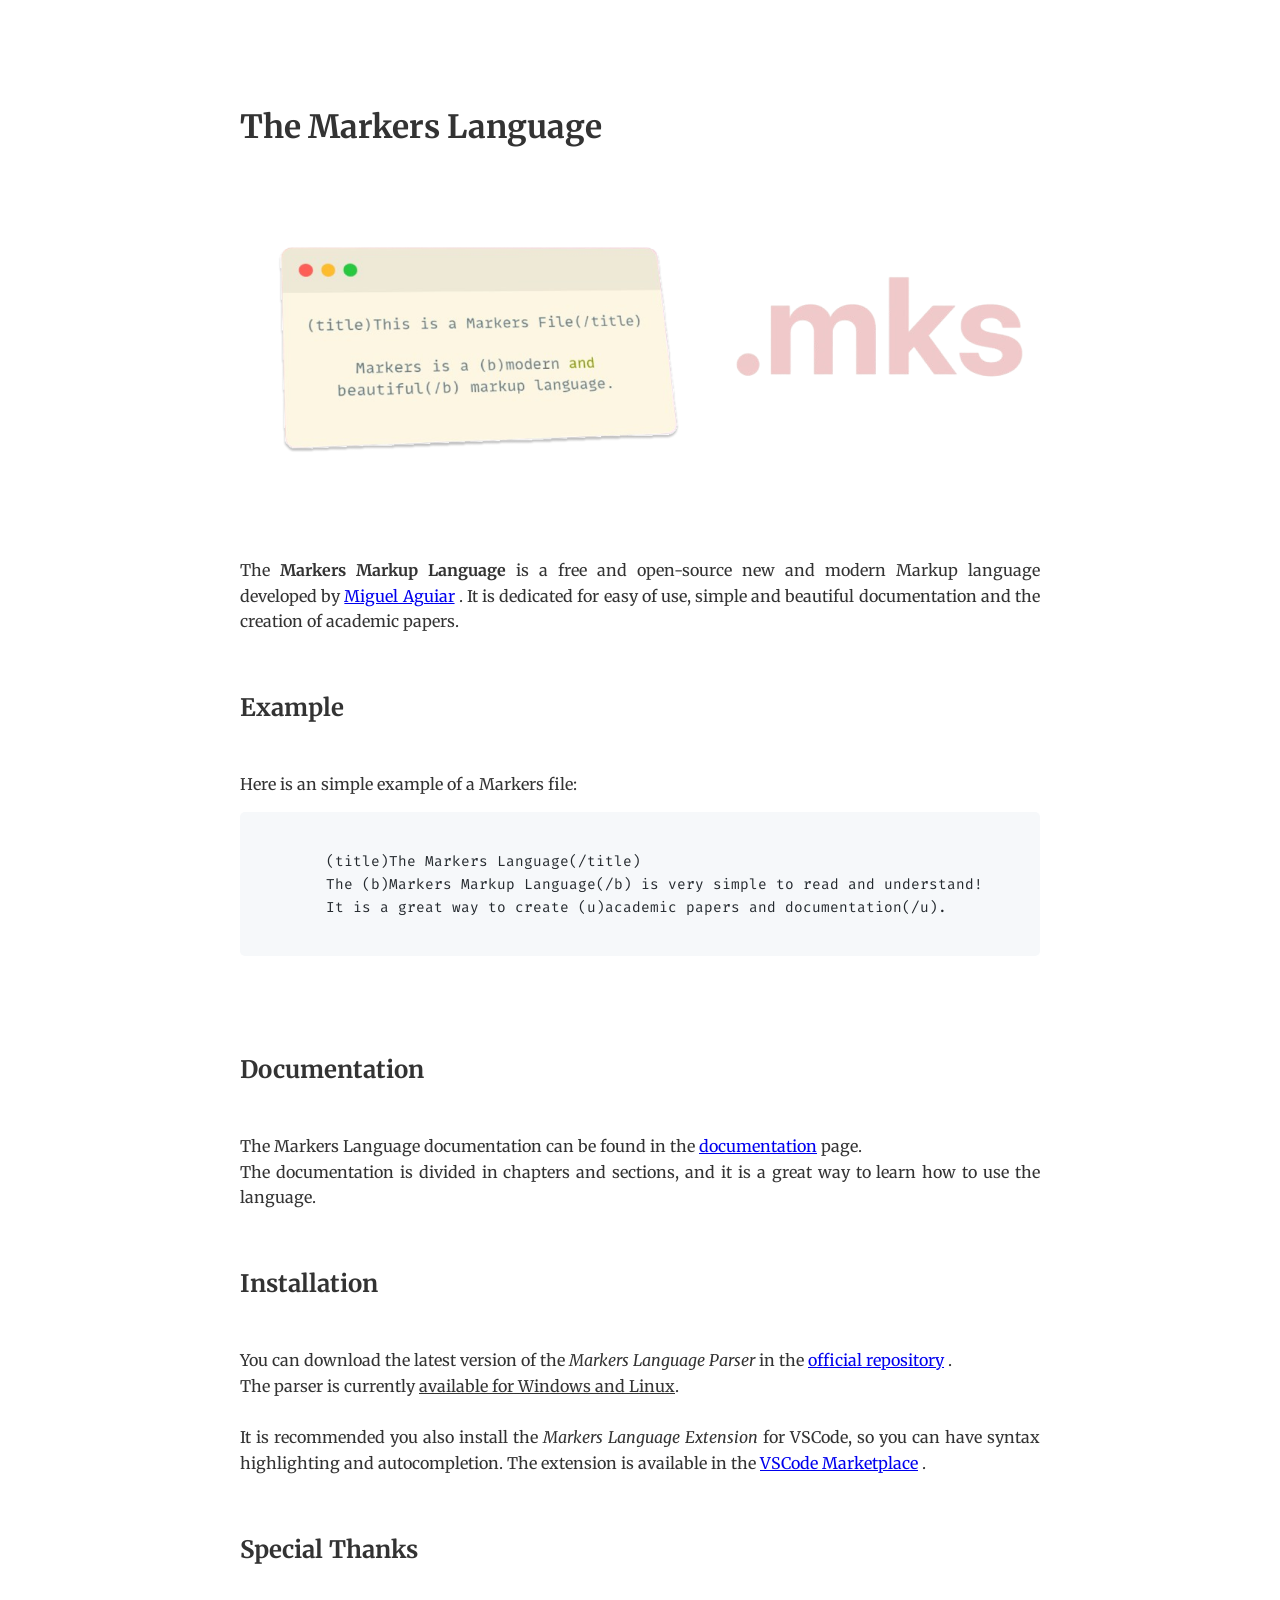
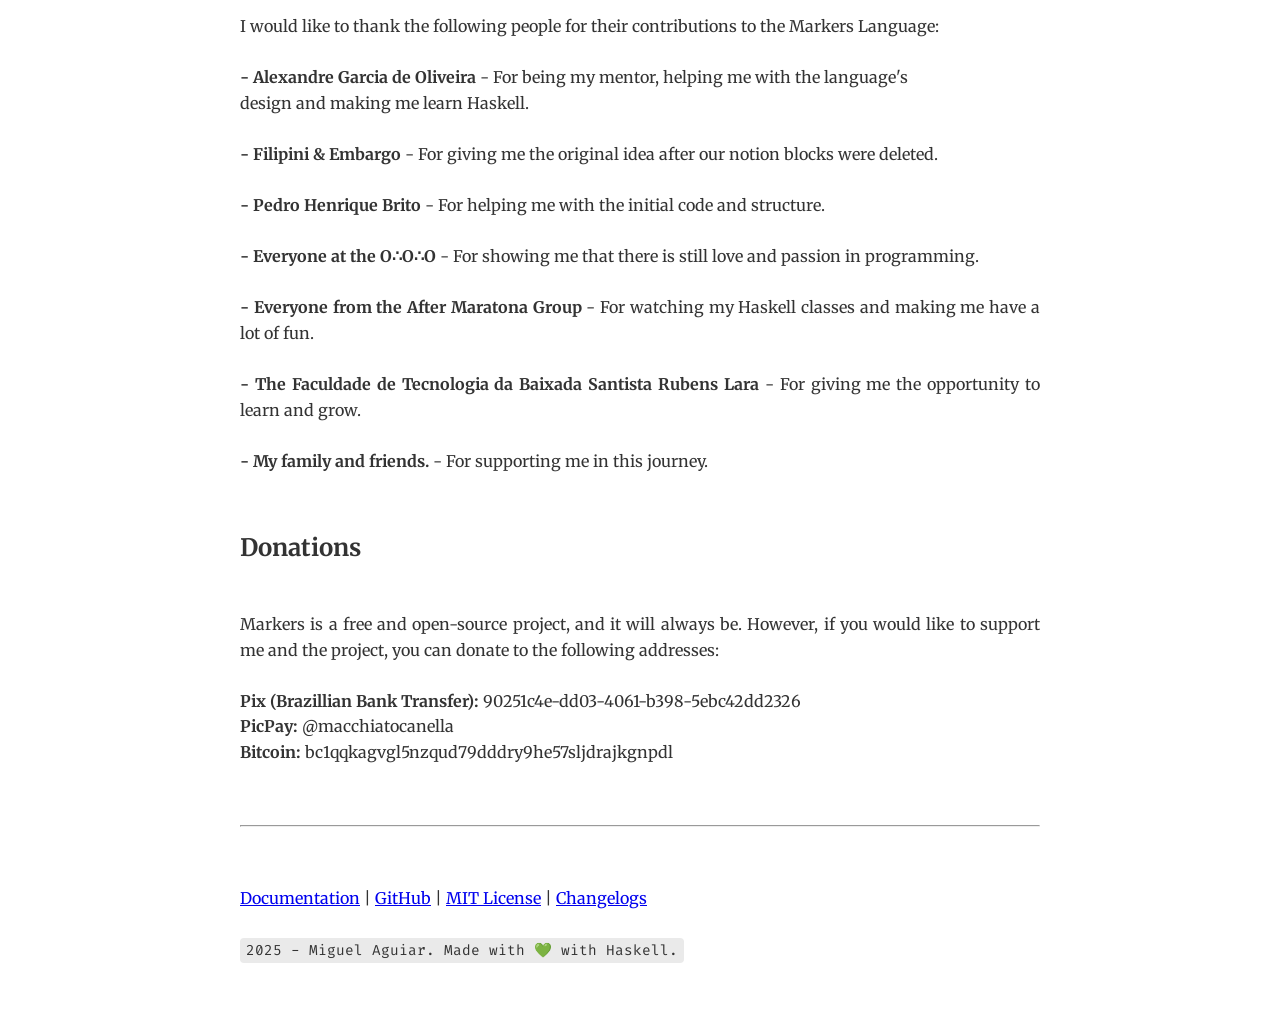
<file: index.html>
<!DOCTYPE html><html lang="en"><head>  <meta charset="UTF-8">  <meta name="viewport" content="width=device-width, initial-scale=1.0">  <link href="https://fonts.googleapis.com/css2?family=Merriweather:wght@400;700&display=swap" rel="stylesheet">  <link href="https://fonts.googleapis.com/css2?family=Fira+Code&display=swap" rel="stylesheet">  <title>The Markers Language</title>  <style>    body {      margin: 0;      padding: 0;      font-family: 'Merriweather', Georgia, 'Times New Roman', Times, serif;      line-height: 1.6;      color: #333;      text-align: justify;      text-justify: inter-word;    }    .container {      max-width: 800px;      margin: 2em auto;      padding: 2em;      background-color: #fff;      border-radius: 8px;    }    .container h1, .container h2, .container h3 {      text-align: left;      margin-top: 1.2em;      margin-bottom: 0.8em;    }    .container p {      line-height: 1.6;      text-align: justify;      margin: 1em 0;    }    details {      margin: 10px 0;    }    summary {      cursor: pointer;      font-weight: bold;      padding: 5px 0;    }    img {      max-width: 100%;      height: auto;      display: block;      margin: 1em auto;    }    pre {      background: #f6f8fa;      color: #24292e;      padding: 1em;      overflow-x: auto;      border-radius: 5px;      margin: 1em 0;      font-family: 'Fira Code', Consolas, Monaco, 'Andale Mono', 'Ubuntu Mono', monospace;      font-size: 0.9em;      font-feature-settings: "liga" on, "calt" on;    }    code {      background: #eaeaea;      padding: 0.2em 0.4em;      border-radius: 4px;      font-size: 0.9em;      font-family: 'Fira Code', Consolas, Monaco, 'Andale Mono', 'Ubuntu Mono', monospace;      font-feature-settings: "liga" on, "calt" on;    }.operator { color: red; }.keyword { color: yellow; }.equal { color: purple; }.special-keyword { color: pink; }.adt-keyword { color: blue; }    .string {      color: #032f62;    }    .comment {      color: #6a737d;      font-style: italic;    }    /* Added table styles */    table {      width: 100%;      border-collapse: collapse;      margin: 1em 0;    }    td {      border: 1px solid #ddd;      padding: 8px;      text-align: center;    }    th {      background-color: #f2f2f2;      font-weight: bold;      padding: 8px;      border: 1px solid #ddd;      text-align: center;    }  </style>
<script>
document.addEventListener("DOMContentLoaded", function() {
    if (window.location.hostname === "themarkersfoundation.github.io") {
        window.location.href = "https://markers.mirvox.xyz"; 
    }
});
</script>

</head><body><div class="container"><h1>The Markers Language</h1>
<br>

<img src="[data-uri]" alt="The Markers Language">

<br>
The <strong>Markers Markup Language</strong> is a free and open-source new and modern Markup language developed by 
<a href="https://github.com/mirvoxtm">Miguel Aguiar</a>
. It is dedicated for easy of use, simple and beautiful documentation and the creation of academic papers. 
<br>

<br>

<div class="chapter"><h2> Example</h2>

<br>
    Here is an simple example of a Markers file:
<br>
        <pre>
<br>        (title)The Markers Language(/title)<br>        The (b)Markers Markup Language(/b) is very simple to read and understand!<br>        It is a great way to create (u)academic papers and documentation(/u).<br>        </pre>

<br>
</div>

<br>

<div class="chapter"><h2> Documentation</h2>

<br>
    The Markers Language documentation can be found in the 
<a href="documentation.html">documentation</a>
 page.
<br>
    The documentation is divided in chapters and sections, and it is a great way to learn how to use the language.
<br>
</div>

<br>

<div class="chapter"><h2> Installation</h2>

<br>
    You can download the latest version of the <em>Markers Language Parser</em> in the 
<a href="https://github.com/TheMarkersFoundation/MarkersParser/releases/tag/Release"> official repository</a>
.
<br>
    The parser is currently <span style="text-decoration:underline">available for Windows and Linux</span>.
<br>

<br>
    It is recommended you also install the <em>Markers Language Extension</em> for VSCode, so you can have syntax highlighting and autocompletion. The extension is available in the 
<a href="https://marketplace.visualstudio.com/items?itemName=mirvoxtm.mks">VSCode Marketplace</a>
.
<br>
</div>

<br>

<div class="chapter"><h2> Special Thanks</h2>

<br>
    I would like to thank the following people for their contributions to the Markers Language:
<br>

<br>
    <strong>- Alexandre Garcia de Oliveira</strong> - For being my mentor, helping me with the language's
<br>
    design and making me learn Haskell.
<br>

<br>
    <strong>- Filipini & Embargo</strong> - For giving me the original idea after our notion blocks were deleted.
<br>

<br>
    <strong>- Pedro Henrique Brito</strong> - For helping me with the initial code and structure.
<br>

<br>
    <strong>- Everyone at the O∴O∴O</strong> - For showing me that there is still love and passion in programming.
<br>

<br>
    <strong>- Everyone from the After Maratona Group</strong> - For watching my Haskell classes and making me have a lot of fun.
<br>

<br>
    <strong>- The Faculdade de Tecnologia da Baixada Santista Rubens Lara</strong> - For giving me the opportunity to learn and grow.
<br>

<br>
    <strong>- My family and friends.</strong> - For supporting me in this journey.
<br>
</div>

<br>

<div class="chapter"><h2> Donations</h2>

<br>
    Markers is a free and open-source project, and it will always be. However, if you would like to support me and the project, you can donate to the following addresses:
<br>

<br>
    <strong>Pix (Brazillian Bank Transfer): </strong> 90251c4e-dd03-4061-b398-5ebc42dd2326
<br>
    <strong>PicPay: </strong> @macchiatocanella
<br>
    <strong>Bitcoin: </strong> bc1qqkagvgl5nzqud79dddry9he57sljdrajkgnpdl
<br>
</div>

<br>


<br><hr><br>


<br>

<a href="documentation.html">Documentation</a>
 | 
<a href="https://github.com/mirvoxtm">GitHub</a>
 | 
<a href="https://opensource.org/licenses/MIT">MIT License</a>
  | 
<a href="changelog.html">Changelogs</a>

<br>

<br>

<code>2025 - Miguel Aguiar. Made with 💚 with Haskell.</code></div><script>  document.addEventListener('DOMContentLoaded', () => {    const allDetails = document.querySelectorAll('details');    allDetails.forEach(det => {      det.addEventListener('toggle', () => {});    });  });  document.querySelectorAll('.chapter h2').forEach(h2 => {    const level = h2.closest('.chapter').parentElement?.closest('.chapter') ? 2 : 1;    h2.style.fontSize = level === 2 ? '1.2em' : '1.5em';  });  const summaryDiv = document.querySelector('.summary');  const chapters = document.querySelectorAll('.chapter h2');  const ul = document.createElement('ul');  chapters.forEach(chapter => {    const li = document.createElement('li');    li.textContent = chapter.textContent;    ul.appendChild(li);  });  summaryDiv.appendChild(ul);</script></body></html>
</file>
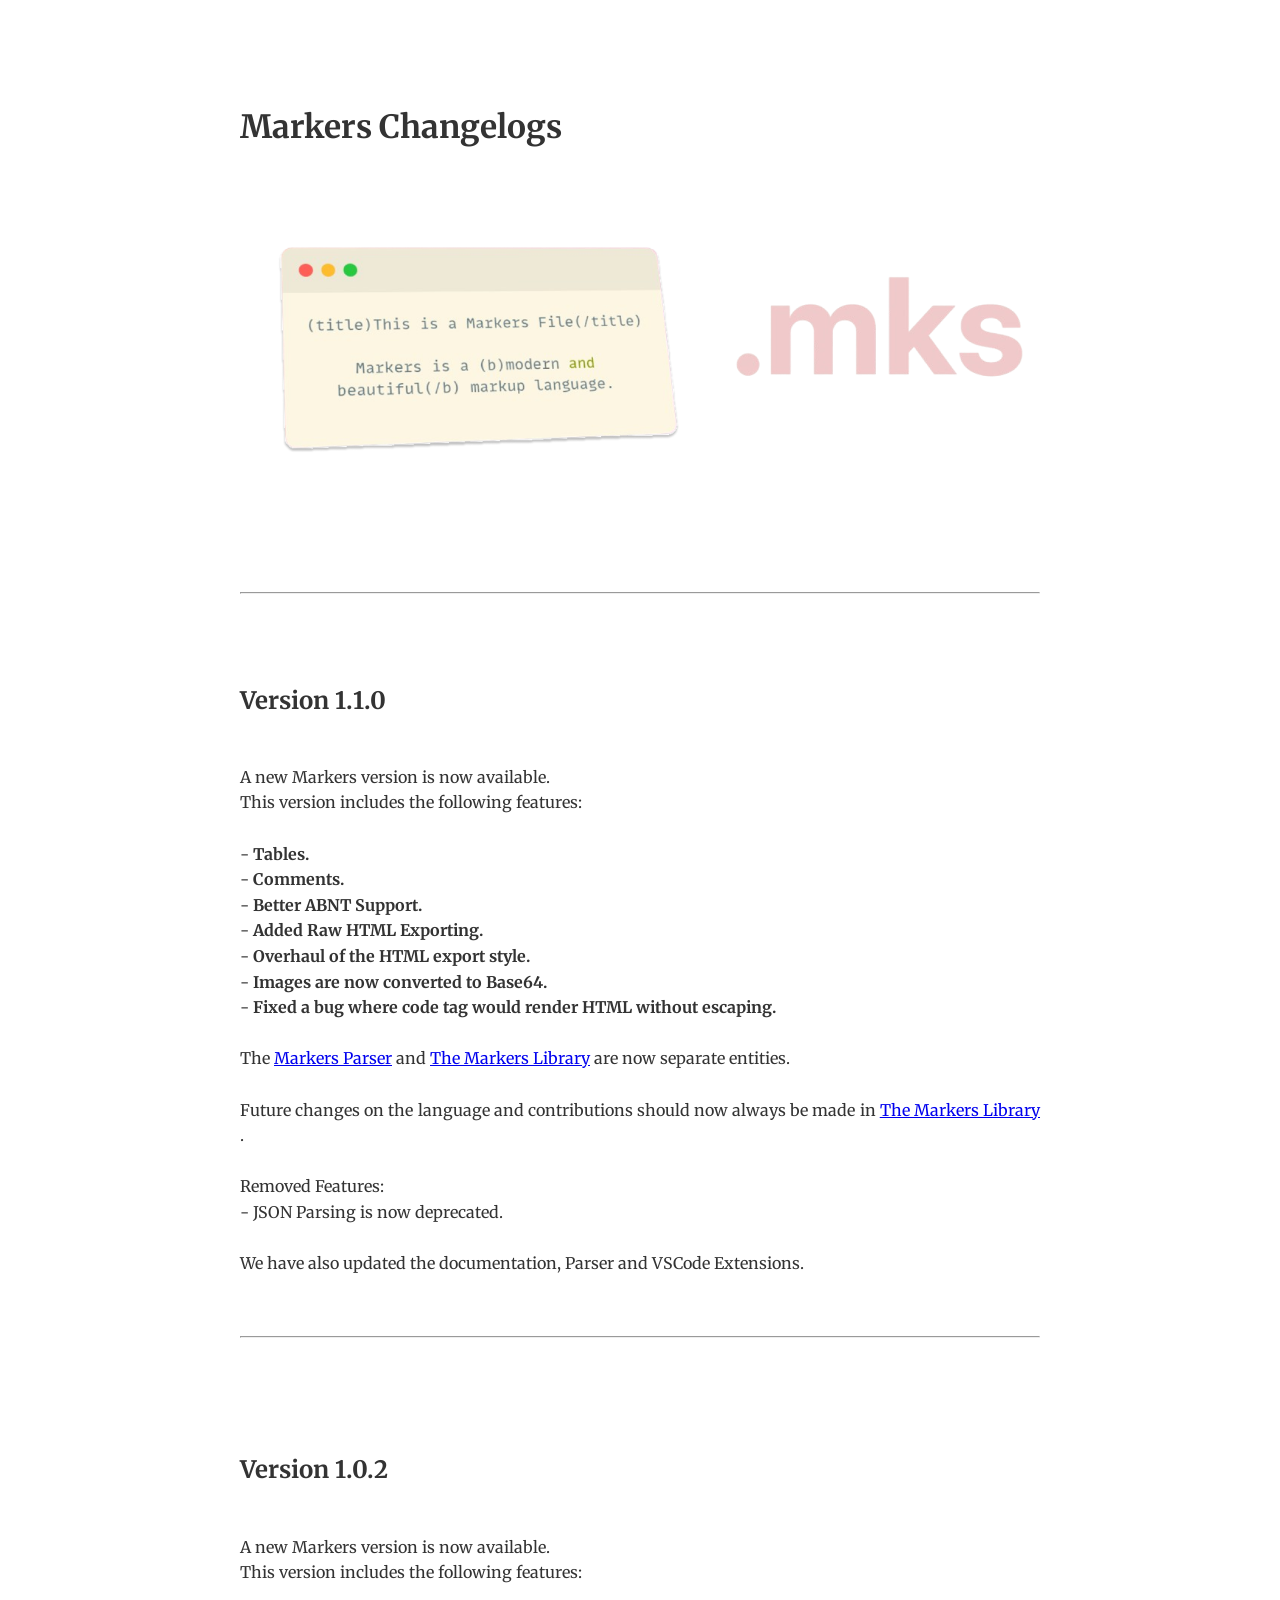
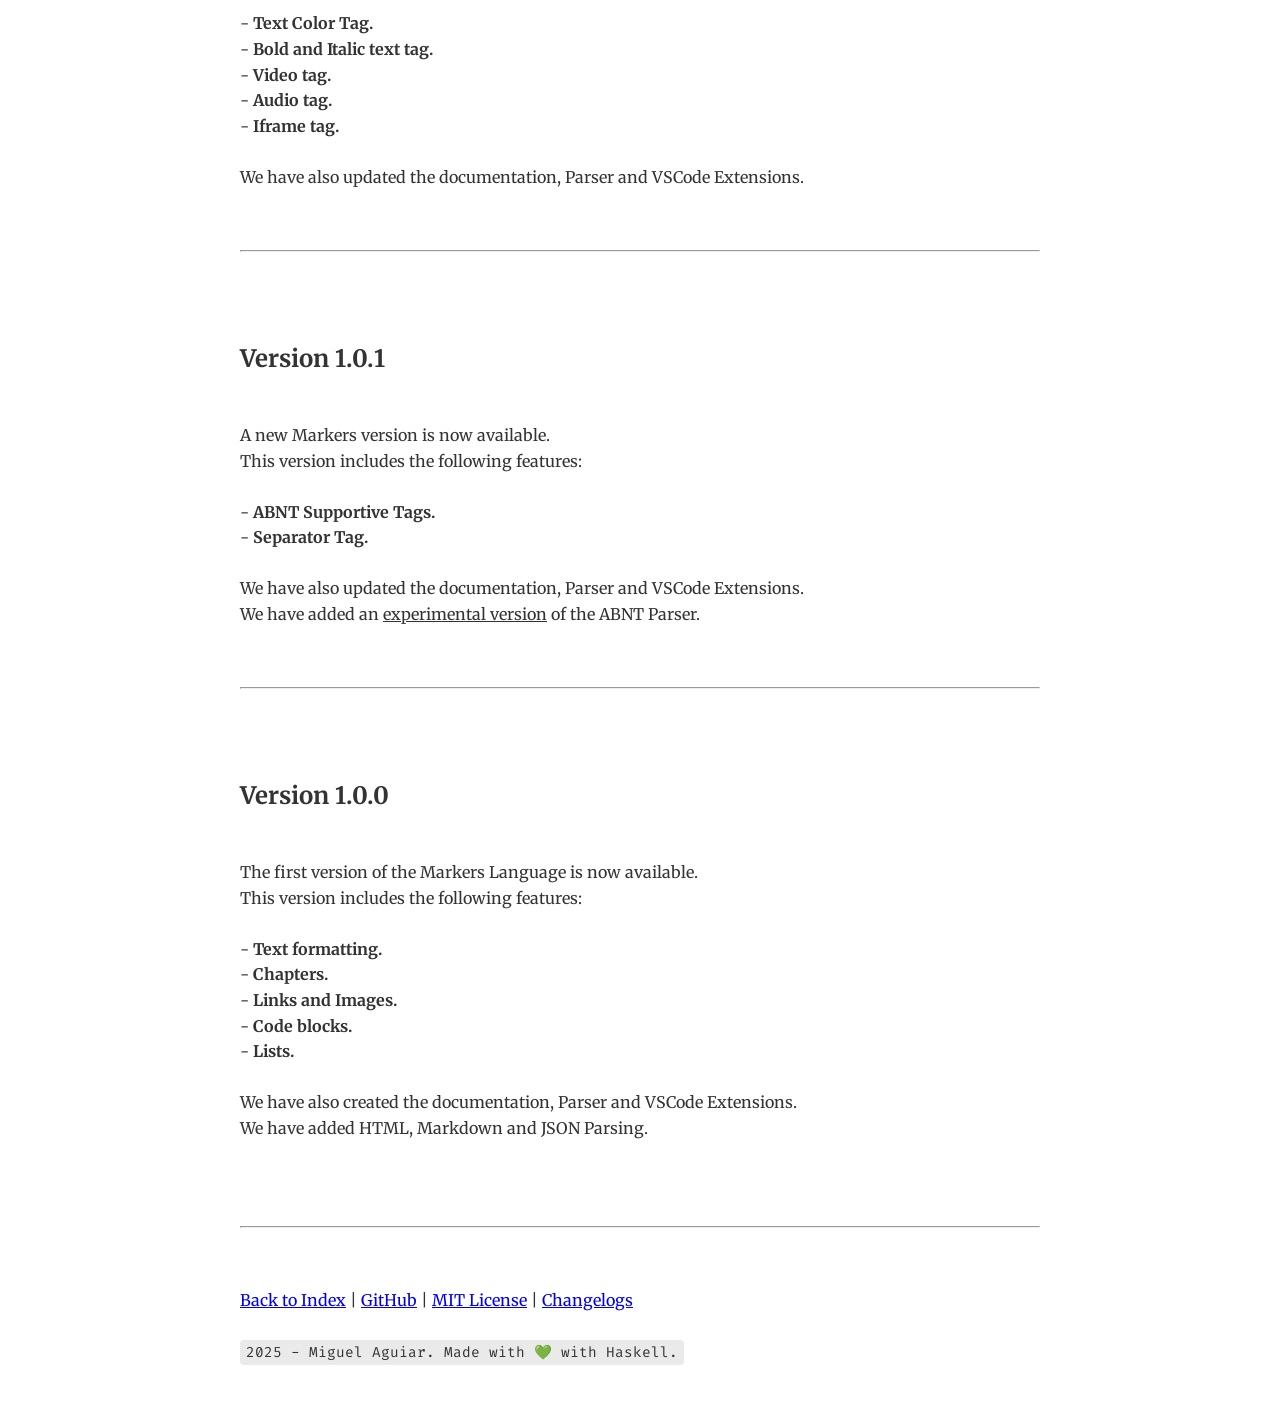
<file: changelog.html>
<!DOCTYPE html><html lang="en"><head>  <meta charset="UTF-8">  <meta name="viewport" content="width=device-width, initial-scale=1.0">  <link href="https://fonts.googleapis.com/css2?family=Merriweather:wght@400;700&display=swap" rel="stylesheet">  <link href="https://fonts.googleapis.com/css2?family=Fira+Code&display=swap" rel="stylesheet">  <title>Markers Changelogs</title>  <style>    body {      margin: 0;      padding: 0;      font-family: 'Merriweather', Georgia, 'Times New Roman', Times, serif;      line-height: 1.6;      color: #333;      text-align: justify;      text-justify: inter-word;    }    .container {      max-width: 800px;      margin: 2em auto;      padding: 2em;      background-color: #fff;      border-radius: 8px;    }    .container h1, .container h2, .container h3 {      text-align: left;      margin-top: 1.2em;      margin-bottom: 0.8em;    }    .container p {      line-height: 1.6;      text-align: justify;      margin: 1em 0;    }    details {      margin: 10px 0;    }    summary {      cursor: pointer;      font-weight: bold;      padding: 5px 0;    }    img {      max-width: 100%;      height: auto;      display: block;      margin: 1em auto;    }    pre {      background: #f6f8fa;      color: #24292e;      padding: 1em;      overflow-x: auto;      border-radius: 5px;      margin: 1em 0;      font-family: 'Fira Code', Consolas, Monaco, 'Andale Mono', 'Ubuntu Mono', monospace;      font-size: 0.9em;      font-feature-settings: "liga" on, "calt" on;    }    code {      background: #eaeaea;      padding: 0.2em 0.4em;      border-radius: 4px;      font-size: 0.9em;      font-family: 'Fira Code', Consolas, Monaco, 'Andale Mono', 'Ubuntu Mono', monospace;      font-feature-settings: "liga" on, "calt" on;    }.operator { color: red; }.keyword { color: yellow; }.equal { color: purple; }.special-keyword { color: pink; }.adt-keyword { color: blue; }    .string {      color: #032f62;    }    .comment {      color: #6a737d;      font-style: italic;    }    /* Added table styles */    table {      width: 100%;      border-collapse: collapse;      margin: 1em 0;    }    td {      border: 1px solid #ddd;      padding: 8px;      text-align: center;    }    th {      background-color: #f2f2f2;      font-weight: bold;      padding: 8px;      border: 1px solid #ddd;      text-align: center;    }  </style></head><body><div class="container"><h1>Markers Changelogs</h1>
<br>

<img src="[data-uri]" alt="The Markers Language">

<br>


<br><hr><br>


<br>

<div class="chapter"><h2> Version 1.1.0</h2>

<br>
    A new Markers version is now available.
<br>
    This version includes the following features:
<br>

<br>
    - <strong>Tables.</strong>
<br>
    - <strong>Comments.</strong>
<br>
    - <strong>Better ABNT Support.</strong>
<br>
    - <strong>Added Raw HTML Exporting.</strong>
<br>
    - <strong>Overhaul of the HTML export style.</strong>
<br>
    - <strong>Images are now converted to Base64.</strong>
<br>
    - <strong>Fixed a bug where code tag would render HTML without escaping.</strong>
<br>

<br>
    The 
<a href="https://github.com/TheMarkersFoundation/TheMarkersParser">Markers Parser</a>
 and 
<a href="https://github.com/TheMarkersFoundation/TheMarkersLibrary">The Markers Library</a>
 are now separate entities.
<br>

<br>
    Future changes on the language and contributions should now always be made in 
<a href="https://github.com/TheMarkersFoundation/TheMarkersLibrary">The Markers Library</a>
.
<br>

<br>
    Removed Features:
<br>
    - JSON Parsing is now deprecated.
<br>

<br>
    We have also updated the documentation, Parser and VSCode Extensions.
<br>

<br>
    

<br><hr><br>


<br>
</div>

<br>

<div class="chapter"><h2> Version 1.0.2</h2>

<br>
    A new Markers version is now available.
<br>
    This version includes the following features:
<br>

<br>
    - <strong>Text Color Tag.</strong>
<br>
    - <strong>Bold and Italic text tag.</strong>
<br>
    - <strong>Video tag.</strong>
<br>
    - <strong>Audio tag.</strong>
<br>
    - <strong>Iframe tag.</strong>
<br>

<br>
    We have also updated the documentation, Parser and VSCode Extensions.
<br>
</div>

<br>


<br><hr><br>


<br>

<div class="chapter"><h2> Version 1.0.1</h2>

<br>
    A new Markers version is now available.
<br>
    This version includes the following features:
<br>

<br>
    - <strong>ABNT Supportive Tags.</strong>
<br>
    - <strong>Separator Tag.</strong>
<br>

<br>
    We have also updated the documentation, Parser and VSCode Extensions.
<br>
    We have added an <span style="text-decoration:underline">experimental version</span> of the ABNT Parser.
<br>
</div>

<br>


<br><hr><br>


<br>

<div class="chapter"><h2> Version 1.0.0</h2>

<br>
    The first version of the Markers Language is now available.
<br>
    This version includes the following features:
<br>

<br>
    - <strong>Text formatting.</strong>
<br>
    - <strong>Chapters.</strong>
<br>
    - <strong>Links and Images.</strong>
<br>
    - <strong>Code blocks.</strong>
<br>
    - <strong>Lists.</strong>
<br>

<br>
    We have also created the documentation, Parser and VSCode Extensions.
<br>
    We have added HTML, Markdown and JSON Parsing.
<br>
</div>

<br>

<br>


<br><hr><br>


<br>

<a href="index.html">Back to Index</a>
 | 
<a href="https://github.com/mirvoxtm">GitHub</a>
 | 
<a href="https://opensource.org/licenses/MIT">MIT License</a>
 | 
<a href="changelog.html">Changelogs</a>

<br>

<br>
<code>2025 - Miguel Aguiar. Made with 💚 with Haskell.</code></div><script>  document.addEventListener('DOMContentLoaded', () => {    const allDetails = document.querySelectorAll('details');    allDetails.forEach(det => {      det.addEventListener('toggle', () => {});    });  });  document.querySelectorAll('.chapter h2').forEach(h2 => {    const level = h2.closest('.chapter').parentElement?.closest('.chapter') ? 2 : 1;    h2.style.fontSize = level === 2 ? '1.2em' : '1.5em';  });  const summaryDiv = document.querySelector('.summary');  const chapters = document.querySelectorAll('.chapter h2');  const ul = document.createElement('ul');  chapters.forEach(chapter => {    const li = document.createElement('li');    li.textContent = chapter.textContent;    ul.appendChild(li);  });  summaryDiv.appendChild(ul);</script></body></html>
</file>
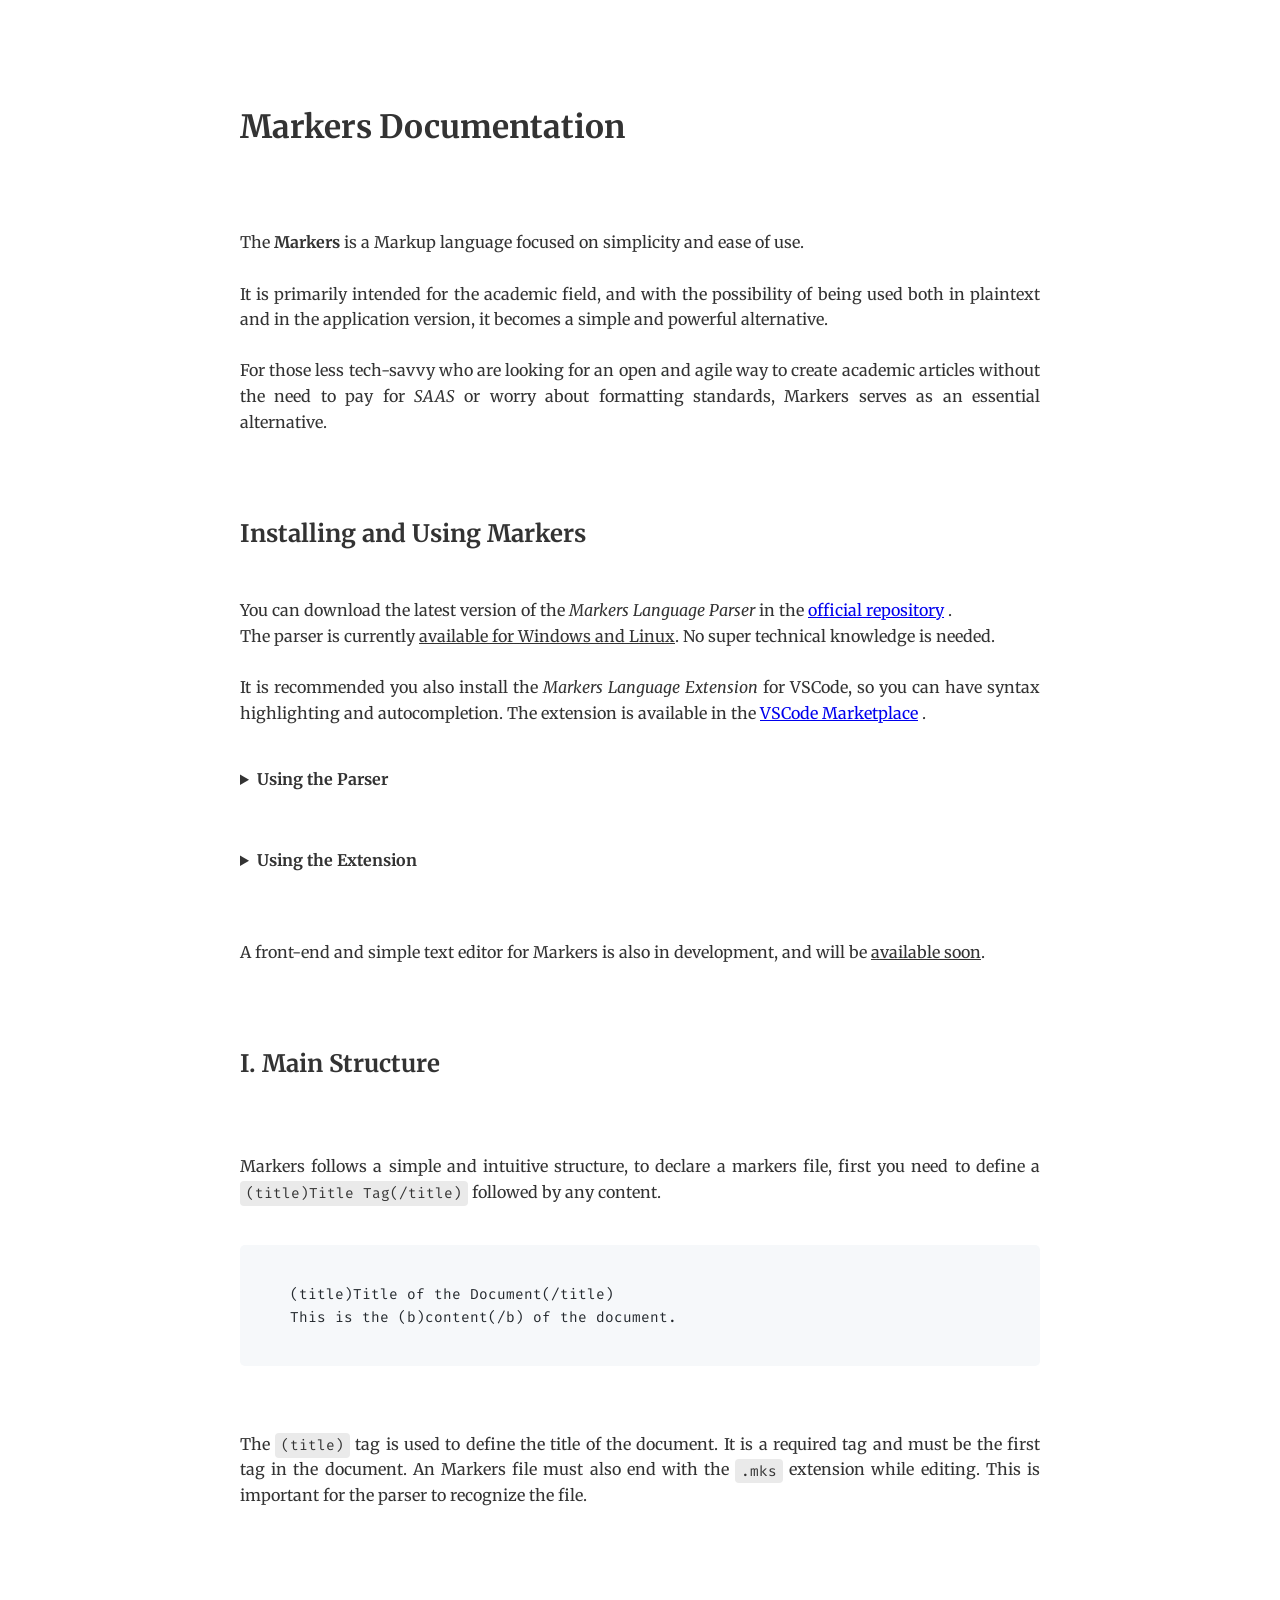
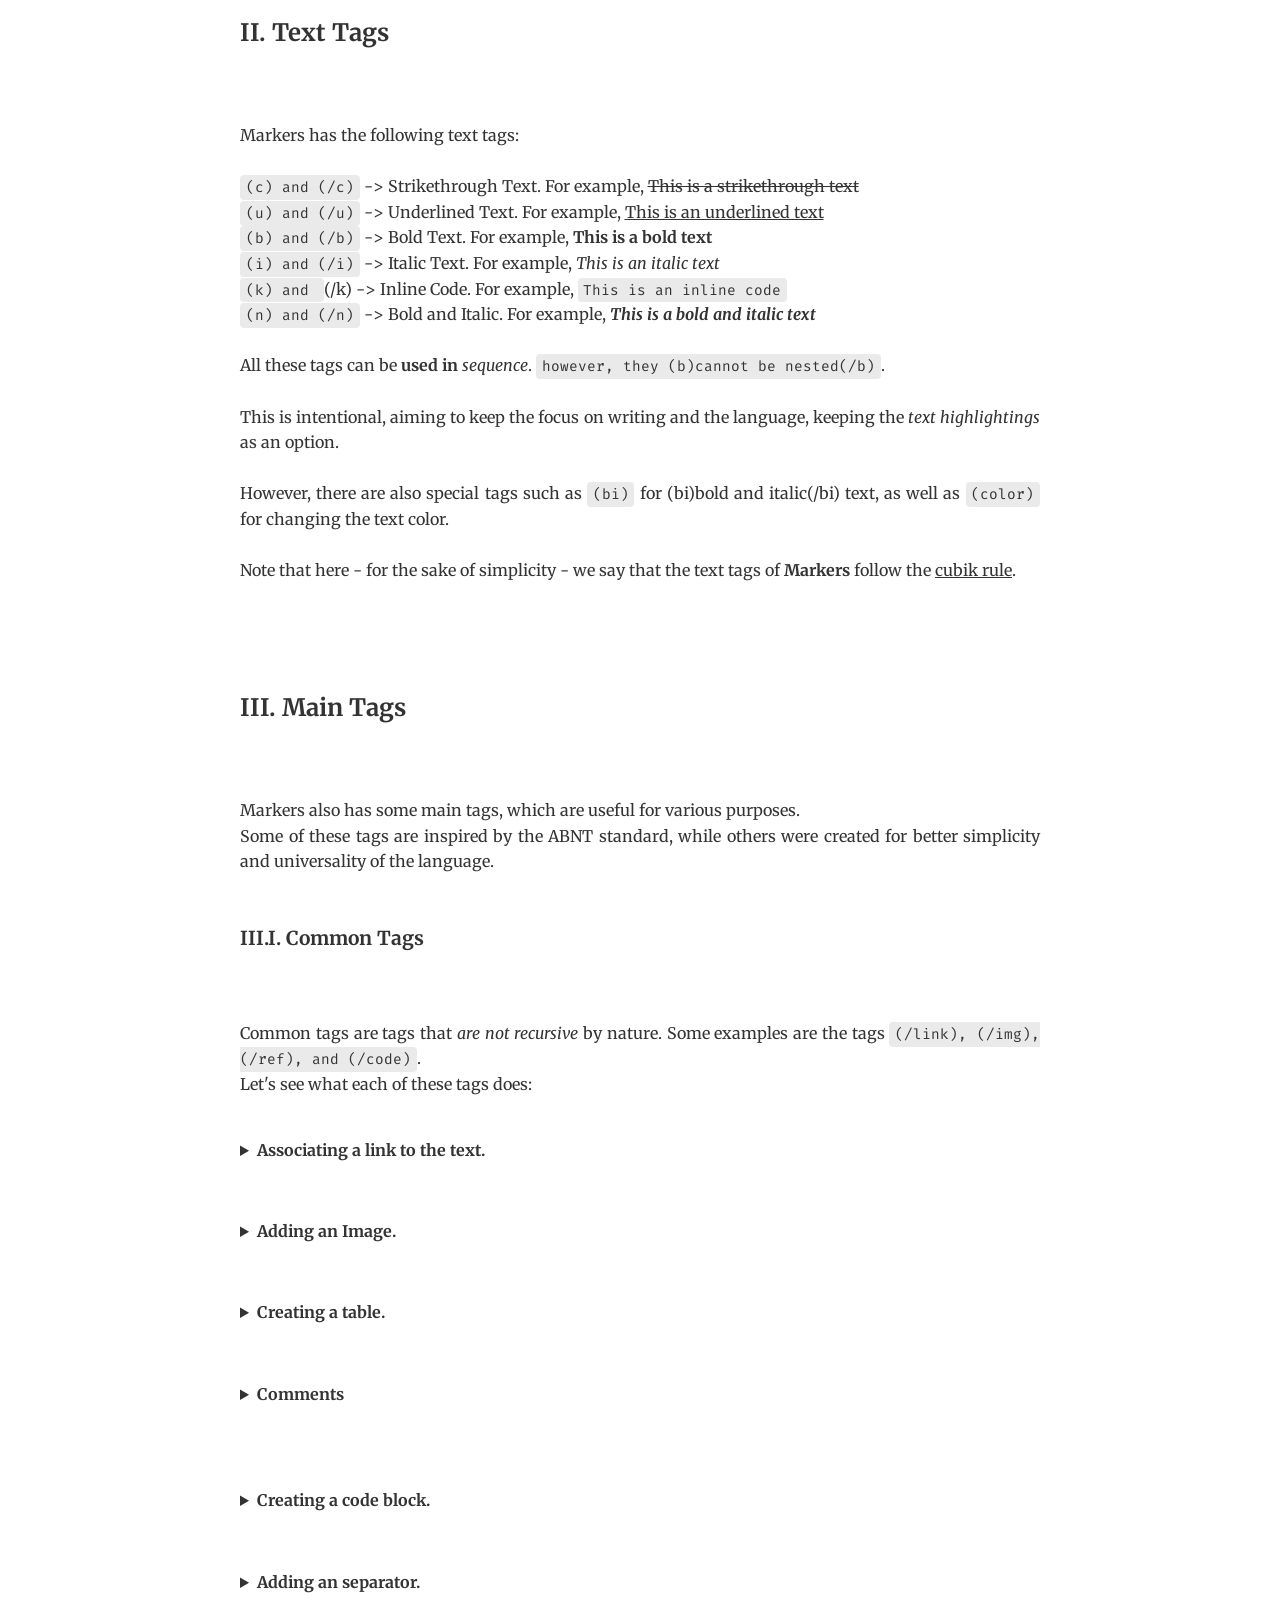
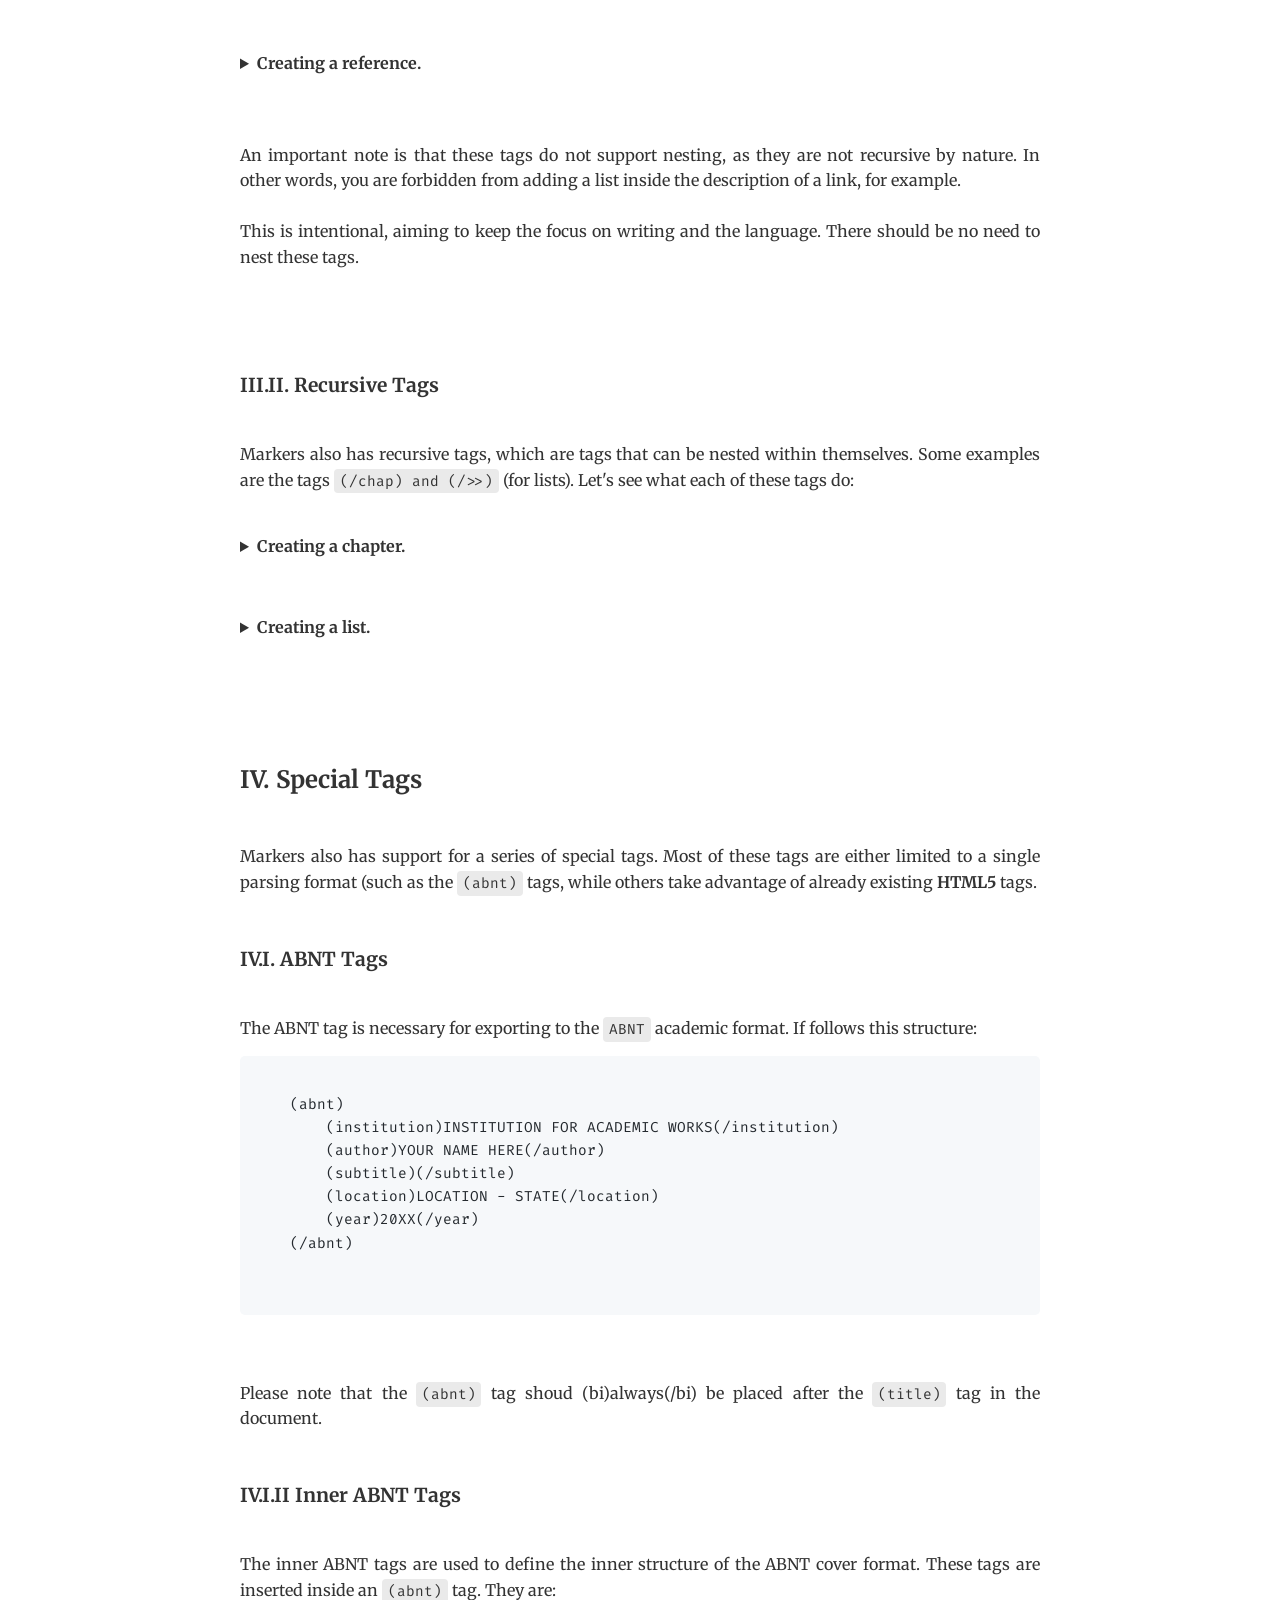
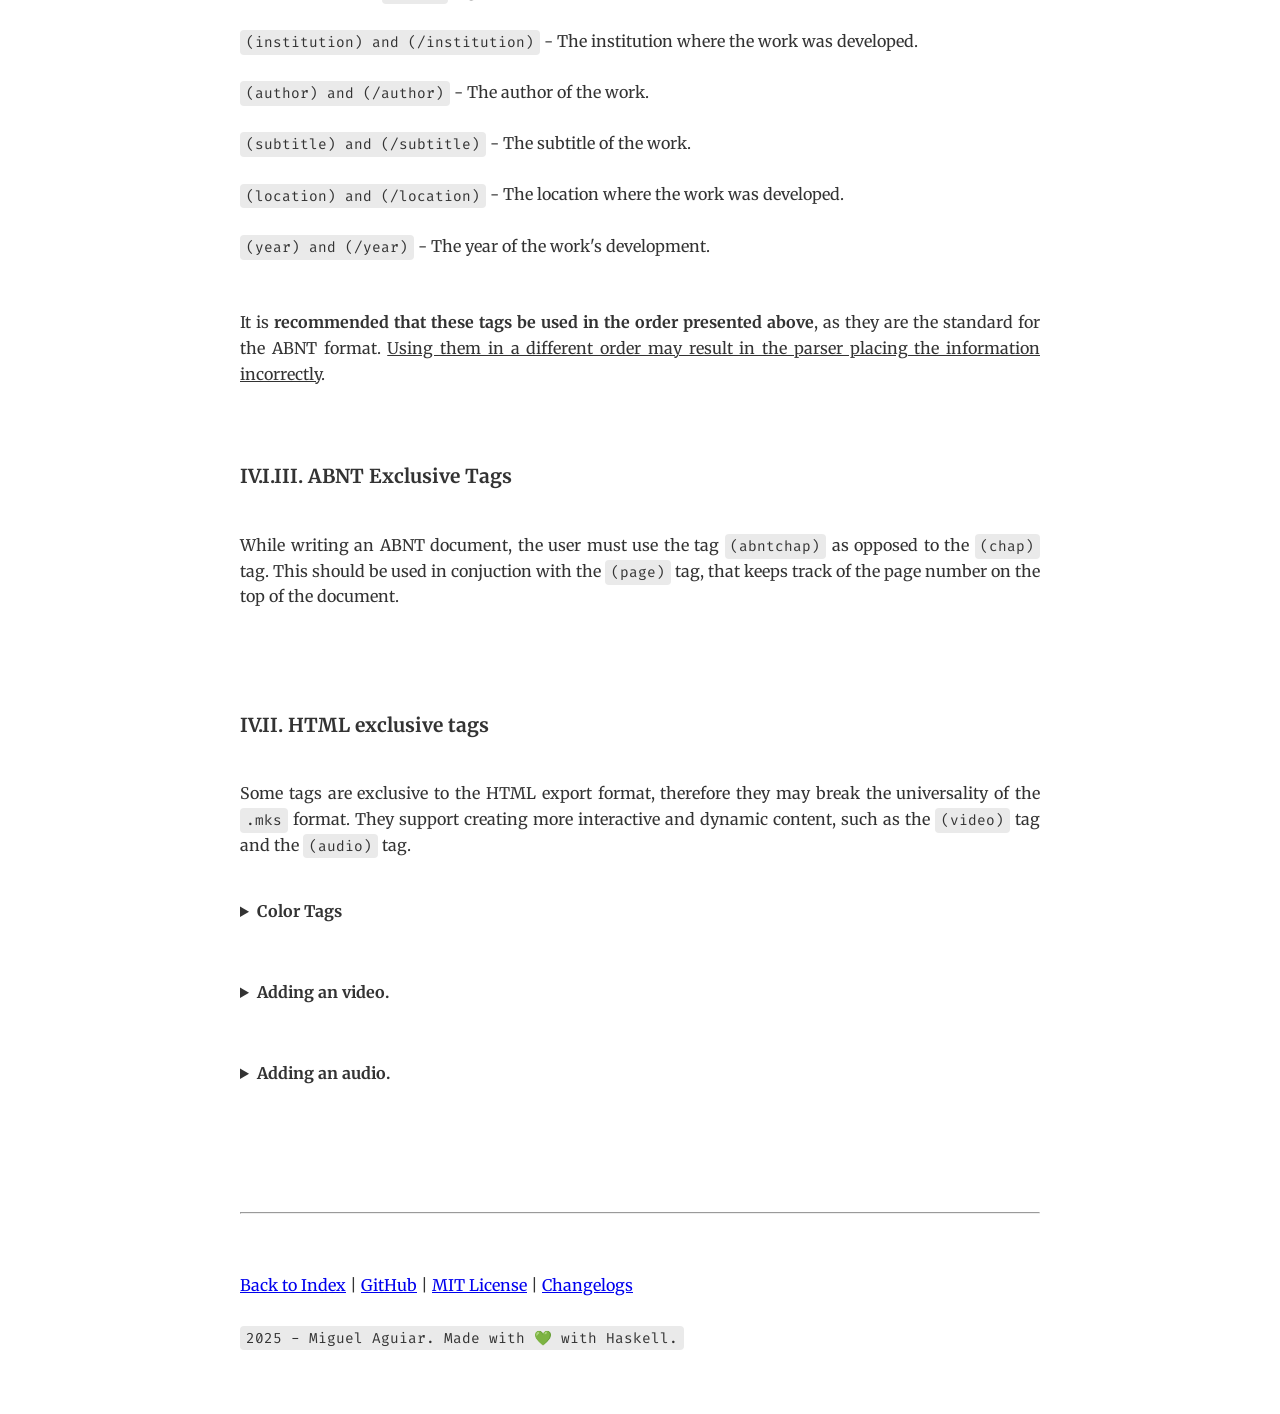
<file: documentation.html>
<!DOCTYPE html><html lang="en"><head>  <meta charset="UTF-8">  <meta name="viewport" content="width=device-width, initial-scale=1.0">  <link href="https://fonts.googleapis.com/css2?family=Merriweather:wght@400;700&display=swap" rel="stylesheet">  <link href="https://fonts.googleapis.com/css2?family=Fira+Code&display=swap" rel="stylesheet">  <title>Markers Documentation</title>  <style>    body {      margin: 0;      padding: 0;      font-family: 'Merriweather', Georgia, 'Times New Roman', Times, serif;      line-height: 1.6;      color: #333;      text-align: justify;      text-justify: inter-word;    }    .container {      max-width: 800px;      margin: 2em auto;      padding: 2em;      background-color: #fff;      border-radius: 8px;    }    .container h1, .container h2, .container h3 {      text-align: left;      margin-top: 1.2em;      margin-bottom: 0.8em;    }    .container p {      line-height: 1.6;      text-align: justify;      margin: 1em 0;    }    details {      margin: 10px 0;    }    summary {      cursor: pointer;      font-weight: bold;      padding: 5px 0;    }    img {      max-width: 100%;      height: auto;      display: block;      margin: 1em auto;    }    pre {      background: #f6f8fa;      color: #24292e;      padding: 1em;      overflow-x: auto;      border-radius: 5px;      margin: 1em 0;      font-family: 'Fira Code', Consolas, Monaco, 'Andale Mono', 'Ubuntu Mono', monospace;      font-size: 0.9em;      font-feature-settings: "liga" on, "calt" on;    }    code {      background: #eaeaea;      padding: 0.2em 0.4em;      border-radius: 4px;      font-size: 0.9em;      font-family: 'Fira Code', Consolas, Monaco, 'Andale Mono', 'Ubuntu Mono', monospace;      font-feature-settings: "liga" on, "calt" on;    }.operator { color: red; }.keyword { color: yellow; }.equal { color: purple; }.special-keyword { color: pink; }.adt-keyword { color: blue; }    .string {      color: #032f62;    }    .comment {      color: #6a737d;      font-style: italic;    }    /* Added table styles */    table {      width: 100%;      border-collapse: collapse;      margin: 1em 0;    }    td {      border: 1px solid #ddd;      padding: 8px;      text-align: center;    }    th {      background-color: #f2f2f2;      font-weight: bold;      padding: 8px;      border: 1px solid #ddd;      text-align: center;    }  </style>

<script>
document.addEventListener("DOMContentLoaded", function() {
    if (window.location.hostname === "themarkersfoundation.github.io") {
        window.location.href = "https://markers.mirvox.xyz"; 
    }
});
</script>

</head><body><div class="container"><h1>Markers Documentation</h1>
<br>

<br>
The <strong>Markers</strong> is a Markup language focused on simplicity and ease of use.
<br>

<br>
It is primarily intended for the academic field, and with the possibility of being used both in plaintext and in the application version, it becomes a simple and powerful alternative.
<br>

<br>
For those less tech-savvy who are looking for an open and agile way to create academic articles without the need to pay for <em>SAAS</em> or worry about formatting standards, Markers serves as an essential alternative.
<br>

<br>

<br>

<div class="chapter"><h2> Installing and Using Markers</h2>

<br>
You can download the latest version of the <em>Markers Language Parser</em> in the 
<a href="https://github.com/TheMarkersFoundation/MarkersParser/releases/tag/Release"> official repository</a>
.
<br>
The parser is currently <span style="text-decoration:underline">available for Windows and Linux</span>. No super technical knowledge is needed.
<br>

<br>
It is recommended you also install the <em>Markers Language Extension</em> for VSCode, so you can have syntax highlighting and autocompletion. The extension is available in the 
<a href="https://marketplace.visualstudio.com/items?itemName=mirvoxtm.mks">VSCode Marketplace</a>
.
<br>

<br>

<details><summary>
 Using the Parser
</summary>
<div>
<br>

<br>
To install the parser, simply download the latest version from the 
<a href="https://github.com/TheMarkersFoundation/MarkersParser/releases/tag/Release">Github repository</a>
 and run the executable.
<br>
Note that for now the parser does not have an installer. You will need to run it from the command line and if needed, add it to your 
<a href="https://www.architectryan.com/2018/03/17/add-to-the-path-on-windows-10/"> PATH Variable</a>
.
<br>

<br>
After running the parser, you can use it to convert your Markers files to HTML.
<br>
It's usage is as follows:
<br>

<br>
<code>mks [-html <file-name> | -markdown <file-name> | -md <file-name> | -abnt <file-name> | -help | -h]</code>
<br>

<br>
The parser will then convert your file to the desired format. Those being:
<br>
<code>-html <file-name></code> -> Converts the file to HTML.
<br>
<code>-markdown <file-name> | -md <file-name></code> -> Converts the file to Markdown.
<br>
<code>-abnt <file-name></code> -> Converts the file to ABNT Format. [<span style="text-decoration:underline">Warning: This is experimental for now.</span>]
<br>

<br>
</div></details>

<br>

<details><summary>
 Using the Extension
</summary>
<div>
<br>

<br>
To install the extension, simply go to the 
<a href="https://marketplace.visualstudio.com/items?itemName=mirvoxtm.mks">VSCode Marketplace</a>
 and click on the install button.
<br>
After installing the extension, you will have syntax highlighting and tag autocompletion for Markers files.
<br>

<br>
</div></details>

<br>

<br>
A front-end and simple text editor for Markers is also in development, and will be <span style="text-decoration:underline">available soon</span>.
<br>
</div>

<br>

<br>

<div class="chapter"><h2> I. Main Structure</h2>

<br>

<br>
Markers follows a simple and intuitive structure, to declare a markers file, first you need to define a <code>(title)Title Tag(/title)</code> followed by any content.
<br>

<br>
<pre>
<br>    (title)Title of the Document(/title)<br>    This is the (b)content(/b) of the document.<br><br></pre>

<br>

<br>
The <code>(title)</code> tag is used to define the title of the document. It is a required tag and must be the first tag in the document. An Markers file must also end with the <code>.mks</code> extension while editing. This is important for the parser to recognize the file.
<br>
 
<br>
</div>

<br>

<br>

<div class="chapter"><h2> II. Text Tags</h2>

<br>

<br>
Markers has the following text tags:
<br>

<br>
<code>(c) and (/c)</code> -> Strikethrough Text. For example, <s>This is a strikethrough text</s>
<br>
<code>(u) and (/u)</code> -> Underlined Text. For example, <span style="text-decoration:underline">This is an underlined text</span>
<br>
<code>(b) and (/b)</code> -> Bold Text. For example, <strong>This is a bold text</strong>
<br>
<code>(i) and (/i)</code> -> Italic Text. For example, <em>This is an italic text</em>
<br>
<code>(k) and </code>(/k) -> Inline Code. For example, <code>This is an inline code</code>
<br>
<code>(n) and (/n)</code> -> Bold and Italic. For example, <b><i>This is a bold and italic text</i></b>
<br>

<br>
All these tags can be <strong>used in</strong> <em>sequence</em>. <code>however, they (b)cannot be nested(/b)</code>.
<br>

<br>
This is intentional, aiming to keep the focus on writing and the language, keeping the <em>text highlightings</em> as an option.
<br>

<br>
However, there are also special tags such as <code>(bi)</code> for (bi)bold and italic(/bi) text, as well as <code>(color)</code> for changing the text color.
<br>

<br>
Note that here - for the sake of simplicity - we say that the text tags of <strong>Markers</strong> follow the <span style="text-decoration:underline">cubik rule</span>.
<br>

<br>
</div>

<br>

<br>

<div class="chapter"><h2> III. Main Tags</h2>

<br>

<br>
Markers also has some main tags, which are useful for various purposes.
<br>
Some of these tags are inspired by the ABNT standard, while others were created for better simplicity and universality of the language.
<br>

<br>
    
<div class="chapter"><h2> III.I. Common Tags</h2>

<br>

<br>
    Common tags are tags that <em>are not recursive</em> by nature. Some examples are the tags <code>(/link), (/img), (/ref), and (/code)</code>.
<br>
    Let's see what each of these tags does:
<br>

<br>
    
<details><summary>
 Associating a link to the text.
</summary>
<div>
<br>

<br>
        The tag <code>(link)</code> is a tag that allows the 
<a href="https://en.wikipedia.org/wiki/URL">redirection of a URL</a>
. Its usage is as follows:
<br>
        
<br>
        <code>(link | https://en.wikipedia.org/wiki/URL)Internet URL(/link)</code> -> 
<a href="https://en.wikipedia.org/wiki/URL">Internet URL</a>
.
<br>

<br>
    </div></details>

<br>
    
<details><summary>
 Adding an Image.
</summary>
<div>
<br>

<br>
        We can add an image to the document with the (img) tag. Its usage is given by the start of the tag, followed by the URL, and a description of the image:
<br>

<br>
        <code>(img | cat.jpg)lolcat.(/img)</code>
<br>

<br>
        
<img src="[data-uri]" alt="Photo of a lolcat.">

<br>

<br>
    </div></details>

<br>
    
<details><summary>
 Creating a table.
</summary>
<div>
<br>
        We can create a table using the <code>(table)</code> tag. Its usage is as follows:
<br>

<br>
        <pre>
<br>            (table)<br>                ( Head 1 | Head 2 | Head 3 )<br>                ( Row 1 | Row 1 | Row 1 )<br>                ( Row 2 | Row 2 | Row 2 )<br>            (/table)<br>        </pre>

<br>

<br>
        Which will result in:
<br>
            <table>
<thead>
<tr>
<th> Head 1</th><th>Head 2</th><th>Head 3 </th></tr>
</thead>
<tbody>
<tr>
<td> Row 1</td><td>Row 1</td><td>Row 1 </td></tr>
<tr>
<td> Row 2</td><td>Row 2</td><td>Row 2 </td></tr>
</tbody>
</table>

<br>
    </div></details>

<br>
    
<details><summary>
 Comments
</summary>
<div>
<br>
        A user can add comments to the document using the <code>(-- --)</code> tag. The comment is not rendered in the final document, but it is useful for the writer to add notes and reminders.
<br>

<br>
        <code>(-- This is a comment --)</code>
<br>
    </div></details>

<br>

<br>
    
<details><summary>
 Creating a code block.
</summary>
<div>
<br>

<br>
        We can create a code block - different from <em>inline code</em> - using the <code>(code)</code> tag:
<br>

<br>
        <pre>
<br>            (title)Markers Test File(/title)<br>            This is a (b)test(/b) Markers file that aims to test all the language&#39;s tags.<br>            Shall we begin? Look at the following texts. They have tags:<br><br>            (c)crossed(/c)<br>            (u)underline(/u)<br>            (b)bold(/b)<br>            (i)italic(/i)<br>            (k)inline code(/k)<br><br>        </pre>

<br>

<br>
    </div></details>

<br>
    
<details><summary>
 Adding an separator.
</summary>
<div>
<br>

<br>
        We can add a separator to the document with the <code>(hr)</code> tag. Its usage is as follows:
<br>

<br>
        <code>(hr)</code>
<br>

<br>
        

<br><hr><br>


<br>

<br>
    </div></details>

<br>
    
<details><summary>
 Creating a reference.
</summary>
<div>
<br>

<br>
        We can create a reference to a text using the <code>(ref)</code> tag. Its usage is as follows:
<br>

<br>
        <pre>
(ref | url | name-of-the-author | year | date-of-access)This is a reference(/ref)</pre>

<br>

<br>
    </div></details>

<br>

<br>
    An important note is that these tags do not support nesting, as they are not recursive by nature. In other words, you are forbidden from adding a list inside the description of a link, for example.
<br>

<br>
    This is intentional, aiming to keep the focus on writing and the language. There should be no need to nest these tags.
<br>

<br>
    </div>

<br>

<br>
    
<div class="chapter"><h2> III.II. Recursive Tags</h2>

<br>
    Markers also has recursive tags, which are tags that can be nested within themselves. Some examples are the tags <code>(/chap) and (/>>)</code> (for lists). Let's see what each of these tags do:
<br>

<br>
    
<details><summary>
 Creating a chapter.
</summary>
<div>
<br>

<br>
        The <code>(chap)</code> tag is used to create a chapter in the document. Its usage is as follows:
<br>

<br>
        <pre>
<br>            (chap | Title of the Chapter)<br>                Content of the Chapter<br>            (/chap)<br><br>        </pre>

<br>

<br>
        Which will result in:
<br>

<br>
        
<div class="chapter"><h2> Title of the Chapter</h2>

<br>
            Content of the Chapter
<br>
        </div>

<br>

<br>
        Note that we can nest chapters within chapters:
<br>
        <pre>
<br>            (chap | Title of the Chapter)<br>                Content of the Chapter<br>                (chap | Another Chapter)<br>                    Content of the Chapter<br>                (/chap)<br>            (/chap)<br><br>        </pre>

<br>

<br>
    </div></details>

<br>
    
<details><summary>
 Creating a list.
</summary>
<div>
<br>

<br>
        The <code>(/>>)</code> (arrow) tag is used to create a list in the document. This syntax has been preffered over the traditional <code>(list)</code> tag, as it is more intuitive and easier to use; reminding the arrows commonly used to denote lists in apps like 
<a href="https://www.notion.so">Notion</a>
.
<br>
        Its usage is as follows:
<br>

<br>
        <code>(>> | Title of the List)Content of the List(/>>)</code>
<br>

<br>
        
<details><summary>
 Title of the List
</summary>
<div>
<br>
            Content of the List
<br>
        </div></details>

<br>

<br>
        Again, we can also nest lists within lists:
<br>
        <pre>
<br>            (&gt;&gt; | Title of the List)<br>                Content of the List<br>                (&gt;&gt; | Another List)<br>                    Content of the List<br>                (/&gt;&gt;)<br>            (/&gt;&gt;)<br><br>        </pre>

<br>
    </div></details>

<br>
    </div>

<br>
</div>

<br>

<div class="chapter"><h2> IV. Special Tags</h2>

<br>
Markers also has support for a series of special tags. Most of these tags are either limited to a single parsing format (such as the <code>(abnt)</code> tags, while others take advantage of already existing <strong>HTML5</strong> tags.
<br>

<br>
    
<div class="chapter"><h2> IV.I. ABNT Tags</h2>

<br>
    The ABNT tag is necessary for exporting to the <code>ABNT</code> academic format. If follows this structure:
<br>
    <pre>
<br>    (abnt)<br>        (institution)INSTITUTION FOR ACADEMIC WORKS(/institution)<br>        (author)YOUR NAME HERE(/author)<br>        (subtitle)(/subtitle)<br>        (location)LOCATION - STATE(/location)<br>        (year)20XX(/year)<br>    (/abnt)<br><br>    </pre>

<br>

<br>
    Please note that the <code>(abnt)</code> tag shoud (bi)always(/bi) be placed after the <code>(title)</code> tag in the document.
<br>

<br>
        
<div class="chapter"><h2> IV.I.II Inner ABNT Tags</h2>

<br>
        The inner ABNT tags are used to define the inner structure of the ABNT cover format. These tags are inserted inside an <code>(abnt)</code> tag. They are:
<br>

<br>
        <code>(institution) and (/institution)</code> - The institution where the work was developed.
<br>

<br>
        <code>(author) and (/author)</code> - The author of the work.
<br>

<br>
        <code>(subtitle) and (/subtitle)</code> - The subtitle of the work.
<br>

<br>
        <code>(location) and (/location)</code> - The location where the work was developed.
<br>

<br>
        <code>(year) and (/year)</code> - The year of the work's development.
<br>

<br>

<br>
        It is <strong>recommended that these tags be used in the order presented above</strong>, as they are the standard for the ABNT format. <span style="text-decoration:underline">Using them in a different order may result in the parser placing the information incorrectly</span>.
<br>
        </div>

<br>

<br>
        
<div class="chapter"><h2> IV.I.III. ABNT Exclusive Tags</h2>

<br>
        While writing an ABNT document, the user must use the tag <code>(abntchap)</code> as opposed to the <code>(chap)</code> tag. This should be used in conjuction with the <code>(page)</code> tag, that keeps track of the page number on the top of the document.
<br>
        </div>

<br>
    </div>

<br>

<br>
    
<div class="chapter"><h2> IV.II. HTML exclusive tags</h2>

<br>
    Some tags are exclusive to the HTML export format, therefore they may break the universality of the <code>.mks</code> format. They support creating more interactive and dynamic content, such as the <code>(video)</code> tag and the <code>(audio)</code> tag.
<br>
   
<br>
    
<details><summary>
 Color Tags
</summary>
<div>
<br>

<br>
        The <code>(color)</code> tag is used to change the color of the text. Its usage is as follows:
<br>

<br>
        <code>(color |#118138)This text is greenish.(/color)</code>
<br>

<br>
        <b><span style="color:#118138">This text is greenish.</span></b>
<br>

<br>
    </div></details>

<br>
    
<details><summary>
 Adding an video.
</summary>
<div>
<br>

<br>
        The <code>(video)</code> tag is used to add an video file to the document. Its usage is as follows:
<br>

<br>
        <code>(video | planet.mp4) Video of a Planet. (/video)</code>
<br>

<br>
        <center><video src="https://edisciplinas.usp.br/pluginfile.php/5196097/mod_resource/content/1/Teste.mp4" style="width: 60%" controls>
 Video of a Planet. </video></center>

<br>
    </div></details>

<br>
    
<details><summary>
 Adding an audio.
</summary>
<div>
<br>

<br>
        The <code>(audio)</code> tag is used to add an audio file to the document. Its usage is as follows:
<br>

<br>
        <code>(audio | https://www.soundhelix.com/examples/mp3/SoundHelix-Song-1.mp3)SoundHelix - Song 1(/audio)</code>
<br>

<br>

<br>
        <center><audio src="https://www.soundhelix.com/examples/mp3/SoundHelix-Song-1.mp3" controls>
SoundHelix - Song 1</audio></center>

<br>
    </div></details>

<br>
    </div>

<br>
</div>

<br>


<br><hr><br>


<br>

<a href="index.html">Back to Index</a>
 | 
<a href="https://github.com/mirvoxtm">GitHub</a>
 | 
<a href="https://opensource.org/licenses/MIT">MIT License</a>
 | 
<a href="changelog.html">Changelogs</a>

<br>

<br>

<code>2025 - Miguel Aguiar. Made with 💚 with Haskell.</code></div><script>  document.addEventListener('DOMContentLoaded', () => {    const allDetails = document.querySelectorAll('details');    allDetails.forEach(det => {      det.addEventListener('toggle', () => {});    });  });  document.querySelectorAll('.chapter h2').forEach(h2 => {    const level = h2.closest('.chapter').parentElement?.closest('.chapter') ? 2 : 1;    h2.style.fontSize = level === 2 ? '1.2em' : '1.5em';  });  const summaryDiv = document.querySelector('.summary');  const chapters = document.querySelectorAll('.chapter h2');  const ul = document.createElement('ul');  chapters.forEach(chapter => {    const li = document.createElement('li');    li.textContent = chapter.textContent;    ul.appendChild(li);  });  summaryDiv.appendChild(ul);</script></body></html>
</file>
